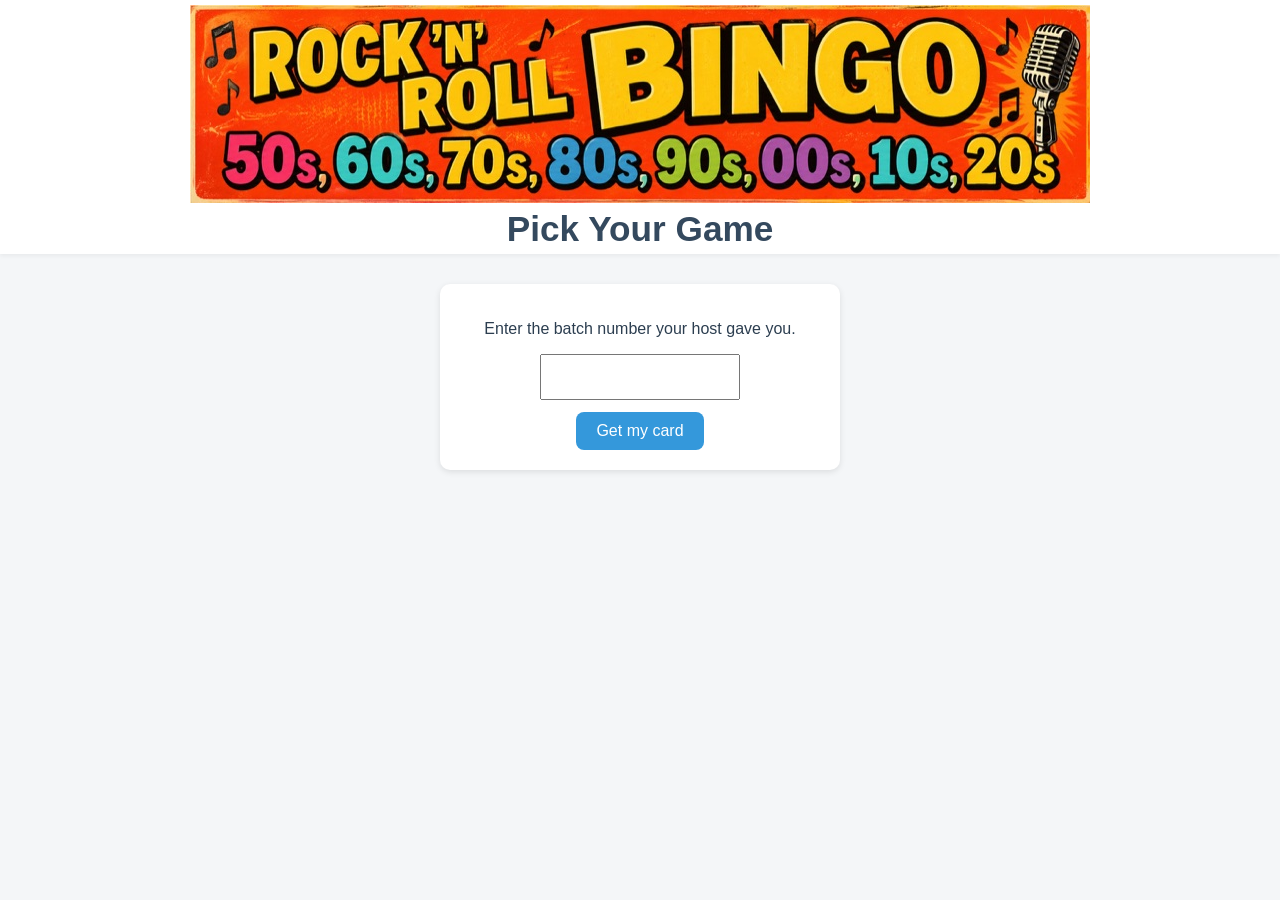
<file: index.html>
<!DOCTYPE html>
<html lang="en">
<head>
  <meta charset="UTF-8">
  <title>Decades Bingo</title>
  <meta name="viewport" content="width=device-width, initial-scale=1">
  <link rel="stylesheet" href="bingoplay.css">
  <!-- Visitor stats (GoatCounter: no cookies, counts visits, country, browser and screen size).
       Loads async; if it can't load, the card works as normal. It skips localhost by itself. -->
  <script data-goatcounter="https://geofffay.goatcounter.com/count" async src="https://gc.zgo.at/count.js"></script>
</head>
<body>
  <div class="header">
    <img id="header-img" alt="">
    <h1>Pick Your Game</h1>
  <div id="controls">
  <div id="decade-buttons"></div>
  <div id="pattern-bar">
    <div class="pattern-title">Playing for</div>
    <div id="pattern-buttons" role="radiogroup" aria-label="Playing for"></div>
    <span class="small">change it when the host announces</span>
  </div>
</div>
  </div>

  <div id="bingo"></div>
  <div id="checksum"></div>
  <div id="win-banner" role="status" aria-live="polite" hidden></div>

  <script src="songs.js"></script>
  <script src="cards.js"></script>
  <script>
    // Phone cards come from the same numbered batch as the printed ones (see cards.js), so the host
    // can check them with "Check a Card". Players open the link the host shares, e.g.
    // index.html?batch=54321 (or index.html?edition=christmas&batch=54321). The phone picks a random
    // page from 51 up (one card per game) and keeps it; &page= picks a specific one. A new batch
    // means a new card and fresh marks. Games are named by id (bingoState_1950s, bingoState_disney...).
    const bingoGrid = document.getElementById("bingo");
    const checksumDisplay = document.getElementById("checksum");
    const allDecades = BATCH_DECADES.map(d => d.id);
    document.title = EDITION.short;
    const headerImg = document.getElementById("header-img");
    headerImg.src = EDITION.header;
    headerImg.alt = EDITION.title;
    document.getElementById("decade-buttons").innerHTML = BATCH_DECADES.map(d =>
      `<button data-decade="${d.id}" onclick="switchDecade('${d.id}')">${d.emoji} GAME ${d.game} : <b>${d.name}</b></button>`).join("");
    let currentDecade = allDecades[0];
    let phoneCard = null; // { batch, page }
    let cards = null;     // the page's cards, one per game in order
    let currentCard = null;
    let tileEls = [];     // the 25 squares on screen, row by row
    let shownWins = 0;    // completed shapes last time we looked, to celebrate only new ones
    const showPattern = renderPatternButtons(document.getElementById("pattern-buttons"), id => {
      localStorage.setItem(`bingoPattern_${currentDecade}`, id);
      shownWins = 0;
      updateWin(true);
    });

    // The pattern this game is being played for (each game remembers its own; "Any line" to start).
    function getPattern(decade) {
      return patternById(localStorage.getItem(`bingoPattern_${decade}`)).id;
    }

    function randomPage() {
      return FIRST_PHONE_PAGE + Math.floor(Math.random() * (LAST_PHONE_PAGE - FIRST_PHONE_PAGE + 1));
    }

    function chooseCard() {
      const params = new URLSearchParams(location.search);
      const urlBatch = Number(params.get("batch"));
      const urlPage = Number(params.get("page"));
      const saved = JSON.parse(localStorage.getItem(editionKey("bingoPhoneCard")));
      const validBatch = Number.isInteger(urlBatch) && urlBatch > 0;
      const validPage = Number.isInteger(urlPage) && urlPage > 0;

      if (!validBatch) return saved; // no batch in the link: carry on with the saved card, if any

      if (saved && saved.batch === urlBatch && (!validPage || saved.page === urlPage)) return saved;
      const card = { batch: urlBatch, page: validPage ? urlPage : randomPage() };
      clearMarks();
      localStorage.setItem(editionKey("bingoPhoneCard"), JSON.stringify(card));
      return card;
    }

    function getMarks(decade) {
      return (JSON.parse(localStorage.getItem(`bingoState_${decade}`)) || {}).marked || [];
    }

    function updateStorage(decade, song, isMarked) {
      const marked = getMarks(decade).filter(s => s !== song);
      if (isMarked) marked.push(song);
      localStorage.setItem(`bingoState_${decade}`, JSON.stringify({ marked }));
    }

    function clearMarks() {
      allDecades.forEach(decade => {
        localStorage.removeItem(`bingoState_${decade}`);
        localStorage.removeItem(`bingoPattern_${decade}`);
      });
    }

    function renderCard(card, marked) {
      bingoGrid.innerHTML = "";
      currentCard = card;
      tileEls = [];
      let index = 0;
      for (let row = 0; row < 5; row++) {
        for (let col = 0; col < 5; col++) {
          const i = row * 5 + col;
          const tile = document.createElement("div");
          tile.className = "tile";
          const isBold = (row + col) % 2 === 0;

          if (i === FREE_SQUARE) {
            tile.innerHTML = `<span class='bold'>${EDITION.free} FREE</span>`;
            tile.classList.add("marked");
          } else {
            const song = card.songs[index++];
            tile.innerHTML = isBold ? `<span class='bold'>${song}</span>` : song;
            if (marked.includes(song)) tile.classList.add("marked");
            tile.onclick = () => {
              tile.classList.toggle("marked");
              updateStorage(currentDecade, song, tile.classList.contains("marked"));
              updateWin(true);
            };
          }
          tileEls.push(tile);
          bingoGrid.appendChild(tile);
        }
      }
      checksumDisplay.innerHTML =
        `<strong>Card ${card.number}</strong> · Batch ${phoneCard.batch} · Checksum ${card.checksum}<br>` +
        `<span class="small">Shout BINGO and give the host your card number.</span>`;
    }

    // Highlights the completed pattern (from the player's own marks, for the pattern they picked) and
    // shows a banner. The host still checks the card against the songs actually played.
    function updateWin(celebrate) {
      const result = checkPattern(currentCard, getMarks(currentDecade), getPattern(currentDecade));
      const winCells = new Set(result.cells);
      tileEls.forEach((tile, i) => tile.classList.toggle("win", winCells.has(i)));

      const banner = document.getElementById("win-banner");
      if (!result.won.length) {
        banner.hidden = true;
        banner.classList.remove("pop");
        shownWins = 0;
        return;
      }
      const detail = ["line", "two-lines"].includes(result.pattern.id) ? ` ${result.won[0]}` : "";
      banner.hidden = false;
      banner.innerHTML = `<strong>${result.pattern.shout}</strong>${detail}<br>Shout it and give the host card <strong>${currentCard.number}</strong>`;
      banner.classList.remove("pop"); // only animate for a newly completed pattern
      if (celebrate && result.won.length > shownWins) {
        void banner.offsetWidth; // restart the animation
        banner.classList.add("pop");
        if (navigator.vibrate) navigator.vibrate([120, 60, 120]);
      }
      shownWins = result.won.length;
    }

    function switchDecade(decade) {
      if (!cards) return;
      currentDecade = decade;
      localStorage.setItem(editionKey("bingoLastDecade"), decade);
      document.body.className = `bg-${decade}`;
      document.querySelectorAll("#decade-buttons button").forEach(b => b.classList.toggle("active", b.dataset.decade === decade));
      showPattern(getPattern(decade));
      renderCard(cards[allDecades.indexOf(decade)], getMarks(decade));
      shownWins = 0;
      updateWin(false);
    }

    function askForBatch() {
      document.getElementById("controls").hidden = true;
      bingoGrid.className = "ask";
      bingoGrid.innerHTML = `
        <form id="batch-form">
          <p>Enter the batch number your host gave you.</p>
          <input type="number" id="batch-input" min="1" inputmode="numeric" required>
          <button type="submit">Get my card</button>
        </form>`;
      document.getElementById("batch-form").addEventListener("submit", (e) => {
        e.preventDefault();
        location.href = editionLink("index.html", { batch: Number(document.getElementById("batch-input").value) });
      });
    }

    window.onload = () => {
      phoneCard = chooseCard();
      if (!phoneCard) { askForBatch(); return; }
      history.replaceState(null, "", editionLink(location.pathname, { batch: phoneCard.batch }));
      cards = cardsForPage(phoneCard.batch, phoneCard.page);
      const last = localStorage.getItem(editionKey("bingoLastDecade"));
      switchDecade(allDecades.includes(last) ? last : allDecades[0]);
    };
  </script>


</body>
</html>
</file>
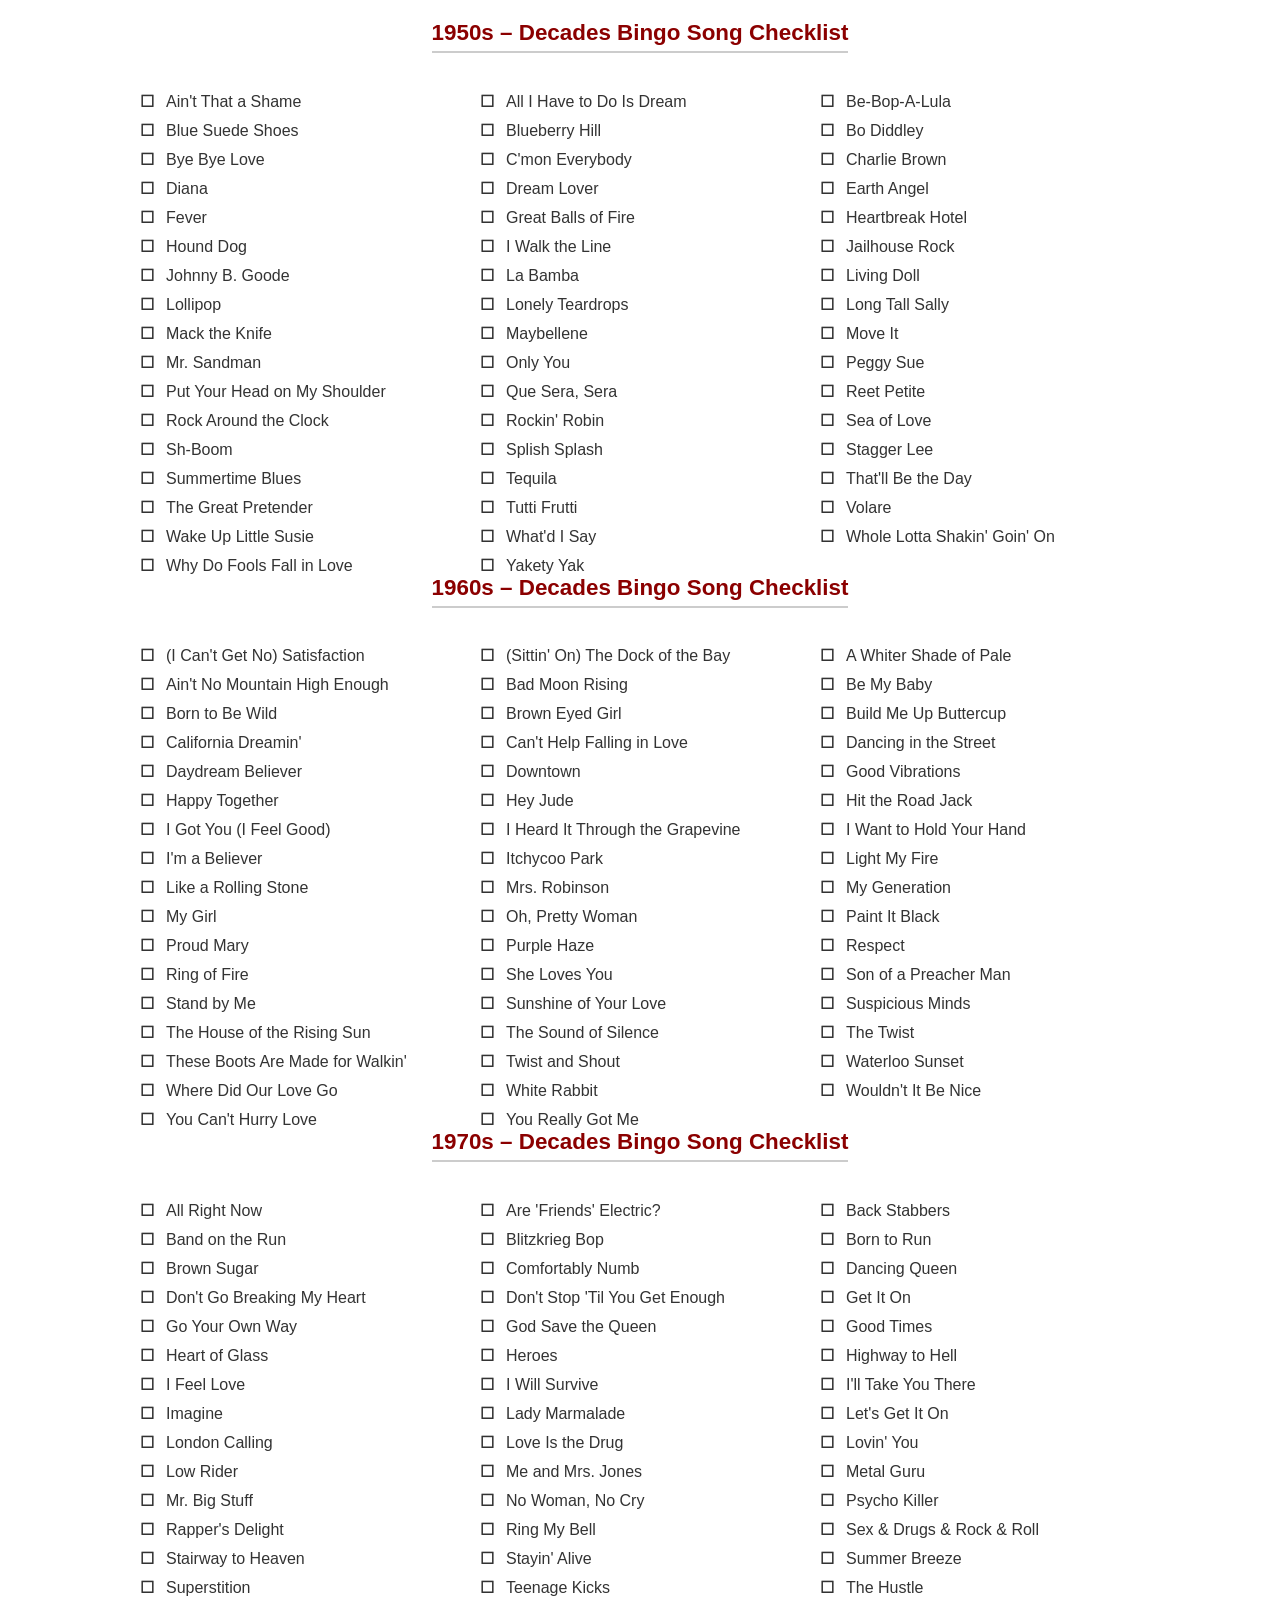
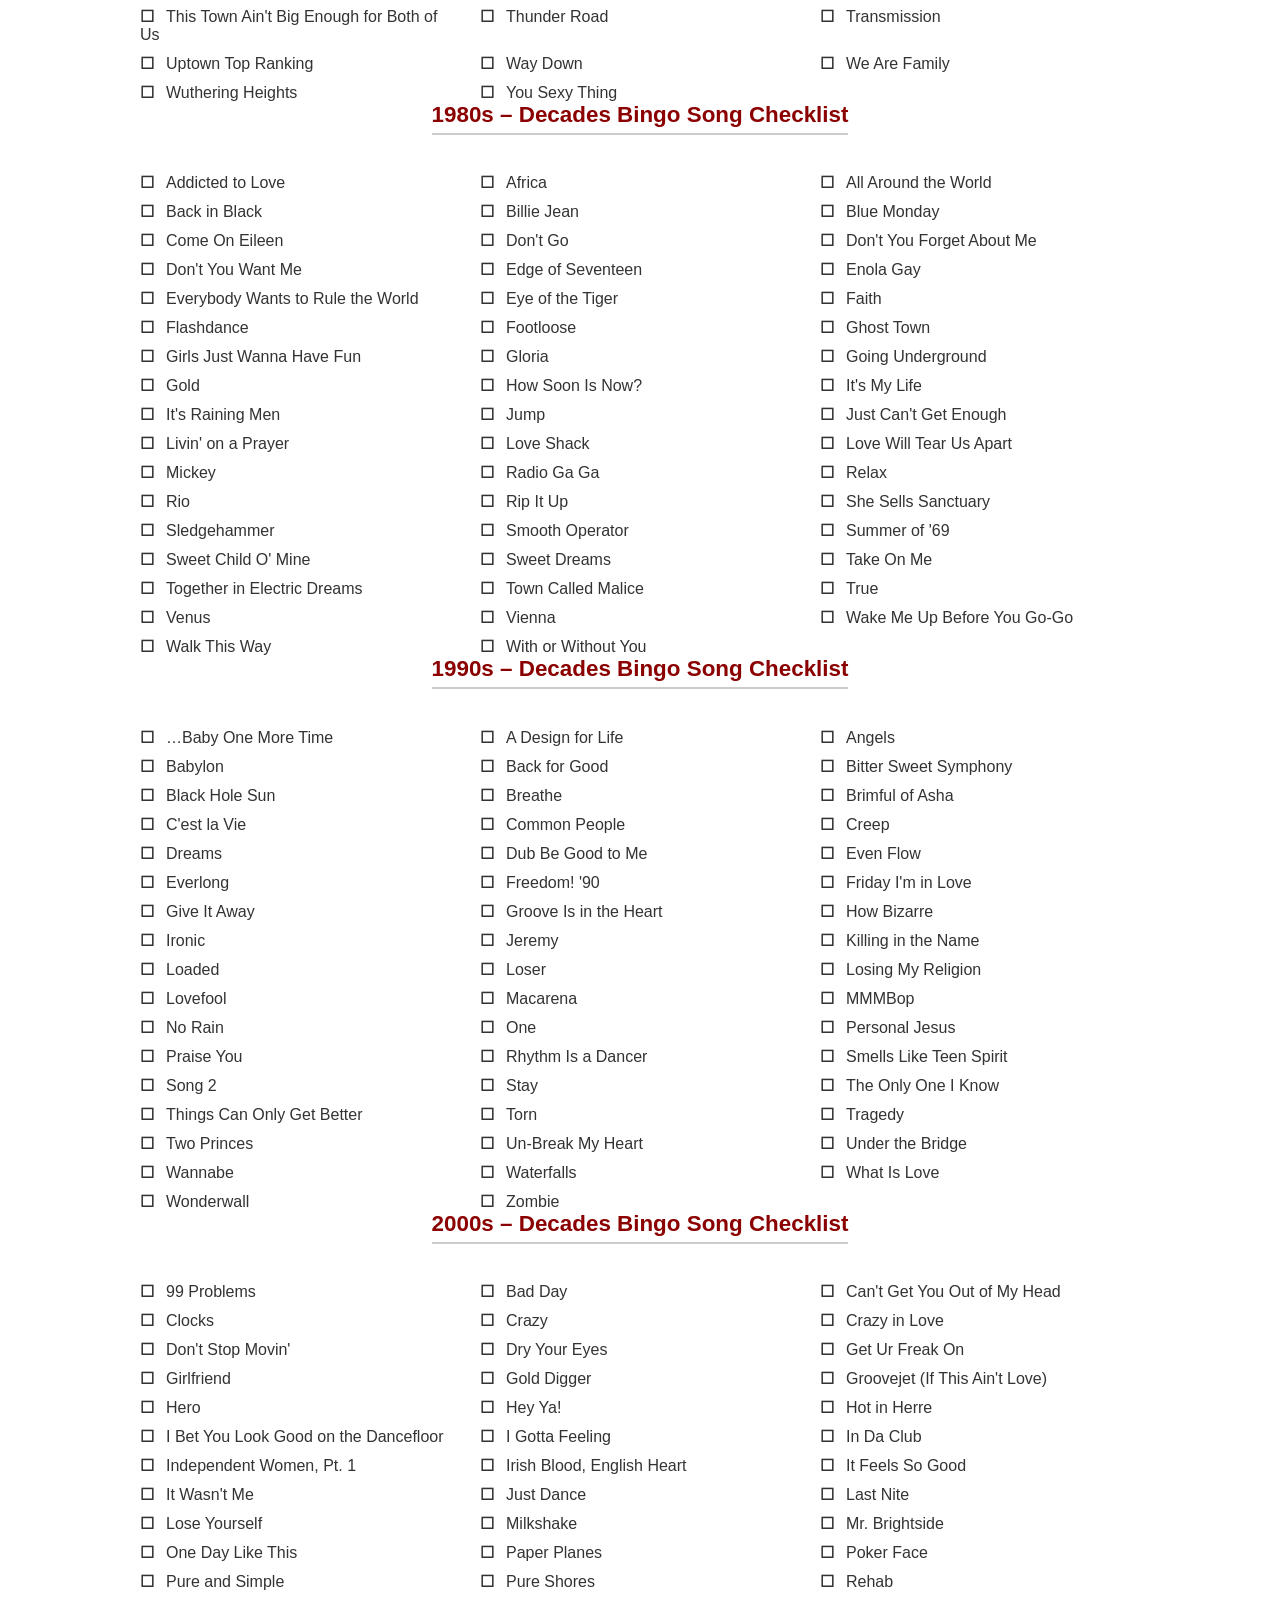
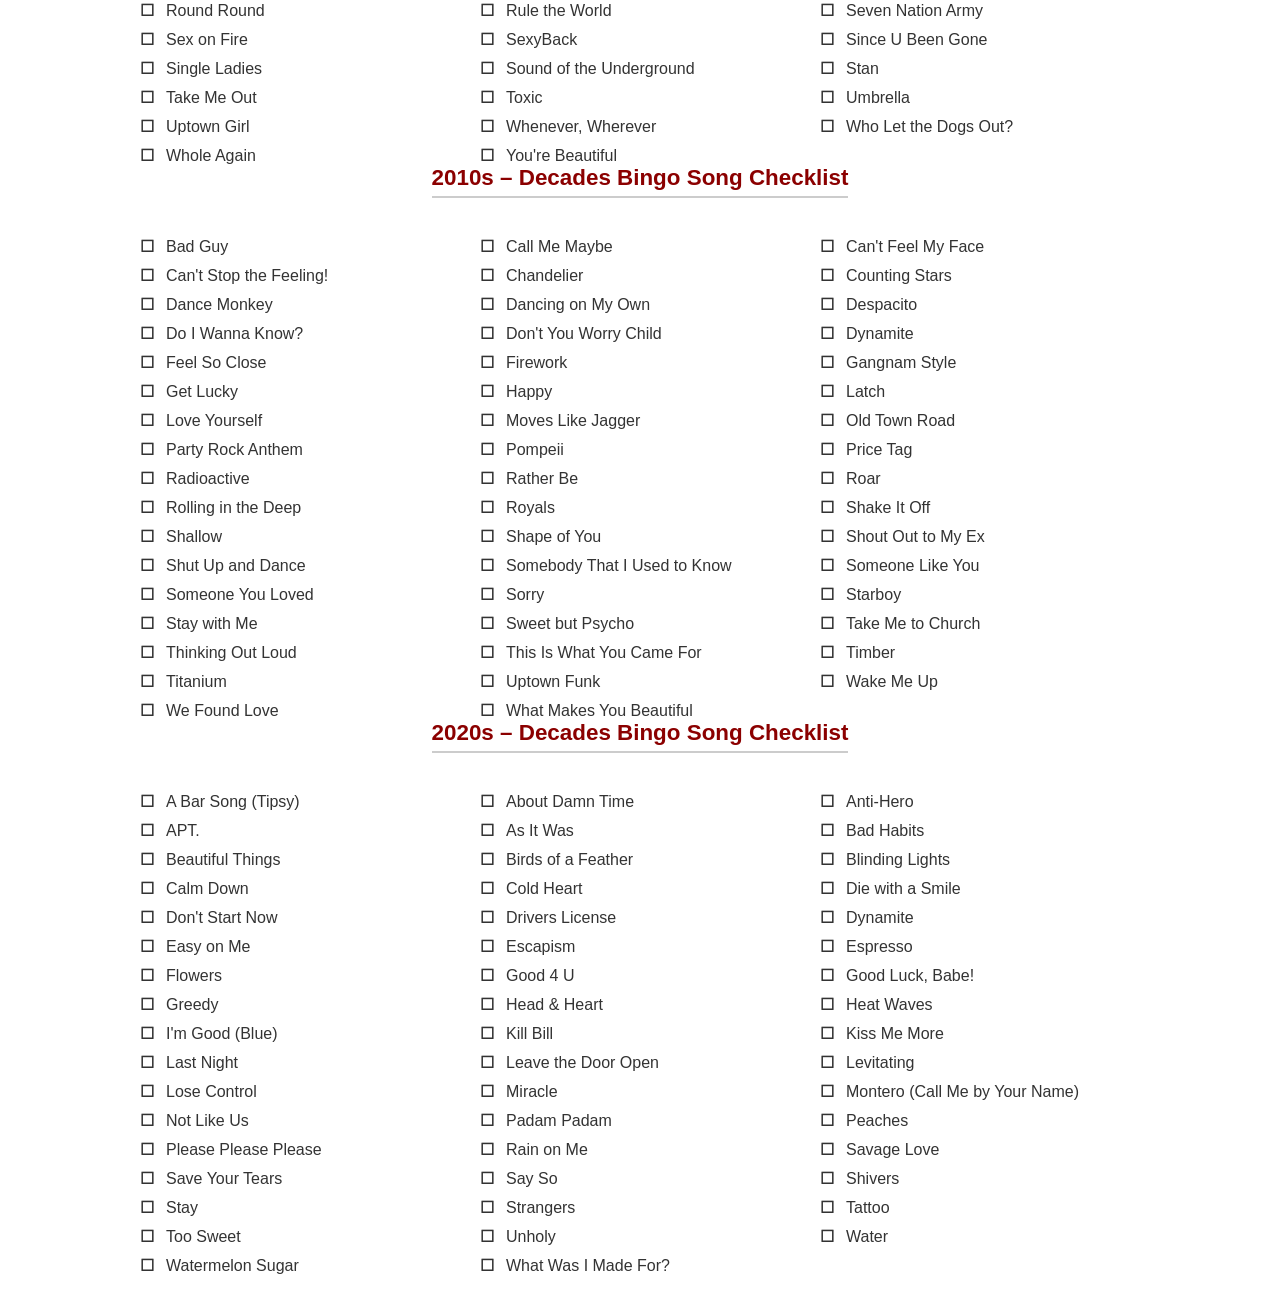
<file: checklist.html>
<!DOCTYPE html>
<html lang="en">
<head>
  <meta charset="UTF-8">
  <title>Bingo Song Checklist</title>
  <style>
    @page {
      size: A4 landscape;
      margin: 10mm;
    }

    body {
      font-family: 'Segoe UI', sans-serif;
      margin: 0;
      padding: 20px;
      background: #fff;
      color: #333;
    }

    h1 {
      text-align: center;
      margin-bottom: 20px;
      font-size: 1.8em;
    }

    h2 {
      margin-top: 0;
      color: #8b0000;
      border-bottom: 2px solid #ccc;
      padding-bottom: 5px;
      font-size: 1.4em;
      text-align: center;
    }

    .decade {
      page-break-after: always;
      display: flex;
      flex-direction: column;
      align-items: center;
    }

    .song-grid {
      display: grid;
      grid-template-columns: repeat(auto-fill, minmax(250px, 1fr));
      gap: 10px 20px;
      width: 100%;
      max-width: 1000px;
      margin-top: 20px;
    }

    .song-item {
      font-size: 1em;
    }

    .checkbox-square {
      font-weight: bold;
      margin-right: 10px;
      display: inline-block;
      width: 1em;
    }

    @media print {
      h1 {
        font-size: 1.5em;
      }

      h2 {
        font-size: 1.3em;
      }

      .song-item {
        font-size: 0.95em;
      }
    }
  </style>
</head>
<body>
  
  <div id="checklist"></div>

  <script src="songs.js"></script>
  <script src="cards.js"></script>
  <script>
    const decades = BATCH_DECADES.map(d => ({ name: d.name, songs: SONGS[d.name].map(s => s.title) }));

    const checklistContainer = document.getElementById("checklist");

    decades.forEach(({ name, songs }) => {
      const section = document.createElement("div");
      section.className = "decade";

      const heading = document.createElement("h2");
      heading.textContent = `${name} – ${EDITION.short} Song Checklist`;
      section.appendChild(heading);

      const grid = document.createElement("div");
      grid.className = "song-grid";

      [...songs].sort((a, b) => a.localeCompare(b)).forEach(song => {
        const item = document.createElement("div");
        item.className = "song-item";
        item.innerHTML = `<span class="checkbox-square">☐</span>${song}`;
        grid.appendChild(item);
      });

      section.appendChild(grid);
      checklistContainer.appendChild(section);
    });
  </script>
</body>
</html>
</file>
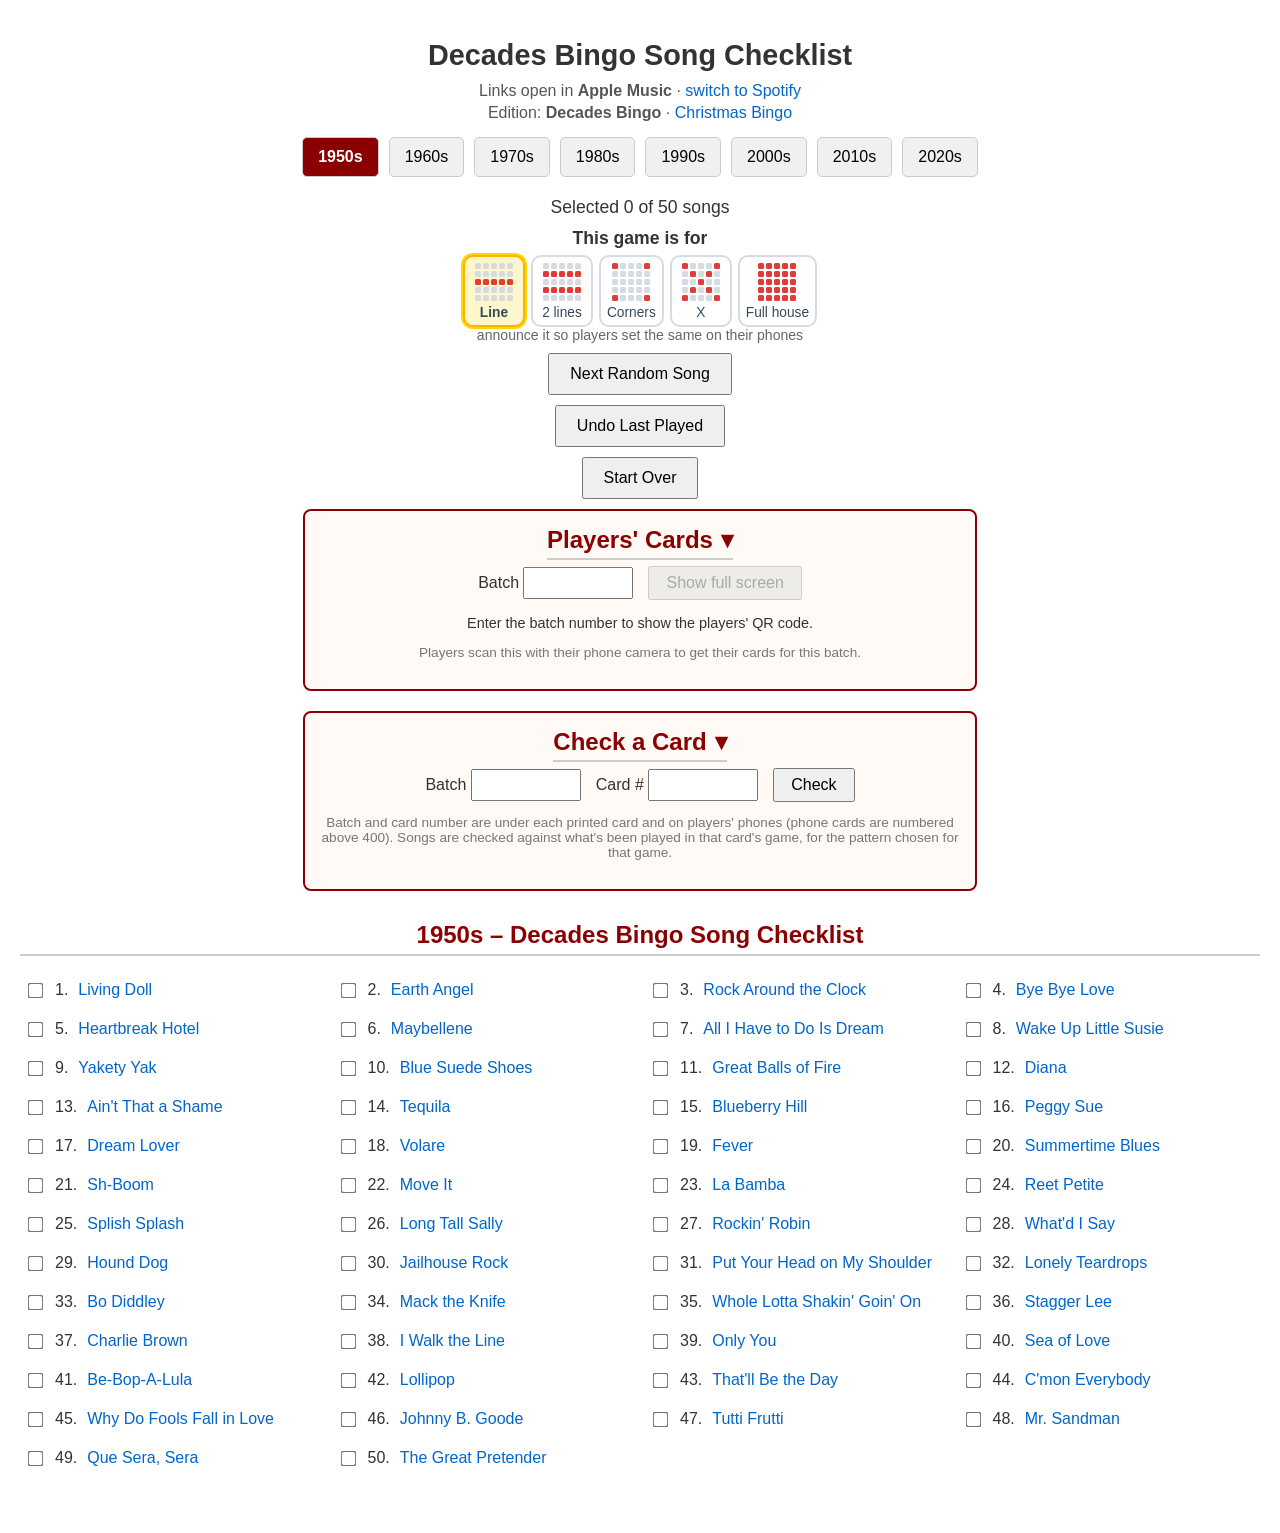
<file: livelist.html>
<!DOCTYPE html>
<html lang="en">
<head>
  <meta charset="UTF-8">
  <title>Decades Bingo Song Checklist</title>
  <meta name="viewport" content="width=device-width, initial-scale=1.0">
  <link rel="stylesheet" href="styleslist.css">
</head>
<body>
  <h1>Decades Bingo Song Checklist</h1>
  <p id="service"></p>
  <p id="edition-switch"></p>
  <div class="decade-buttons" id="decadeSelector"></div>
  <div id="counter"></div>
  <div id="pattern-bar">
    <div class="pattern-title">This game is for</div>
    <div id="pattern-buttons" role="radiogroup" aria-label="This game is for"></div>
    <span class="hint">announce it so players set the same on their phones</span>
  </div>
  <button class="action" onclick="nextRandomSong()">Next Random Song</button>
  <button class="action" onclick="undoLastPlayed()">Undo Last Played</button>
  <button class="action" onclick="resetGame()">Start Over</button>

  <details id="share" class="panel" open>
    <summary><h2>Players' Cards</h2></summary>
    <form id="share-form" onsubmit="return false">
      <label>Batch <input type="number" id="share-batch" min="1" inputmode="numeric"></label>
      <button type="button" id="share-big">Show full screen</button>
    </form>
    <div id="share-qr"></div>
    <p id="share-url"></p>
    <p class="hint" id="share-hint"></p>
  </details>

  <div id="share-overlay" hidden>
    <div class="share-big-title">Scan for your bingo cards</div>
    <div id="share-big-qr"></div>
    <div class="share-big-batch">Batch <strong id="share-big-batch"></strong></div>
    <div class="share-big-url" id="share-big-url"></div>
    <div class="share-big-close">Tap anywhere or press Esc to close</div>
  </div>

  <details id="card-check" class="panel" open>
    <summary><h2>Check a Card</h2></summary>
    <form id="card-check-form">
      <label>Batch <input type="number" id="check-batch" min="1" required></label>
      <label>Card # <input type="number" id="check-card" min="1" required></label>
      <button type="submit">Check</button>
    </form>
    <p class="hint">Batch and card number are under each printed card and on players' phones (phone cards are numbered above <span id="printed-count">400</span>). Songs are checked against what's been played in that card's game, for the pattern chosen for that game.</p>
    <div id="card-check-result"></div>
  </details>
  <div id="checklist"></div>

  <script src="songs.js"></script>
  <script src="cards.js"></script>
  <script src="qr.js"></script>
  <script>
    // Which streaming service the song links open: livelist.html (Apple Music) or
    // livelist.html?service=spotify. Both share the same saved game.
    const SERVICES = { apple: "Apple Music", spotify: "Spotify" };
    const service = new URLSearchParams(location.search).get("service") === "spotify" ? "spotify" : "apple";
    const other = service === "apple" ? "spotify" : "apple";
    document.getElementById("service").innerHTML =
      `Links open in <strong>${SERVICES[service]}</strong> · <a href="${editionLink("livelist.html", other === "spotify" ? { service: "spotify" } : {})}">switch to ${SERVICES[other]}</a>`;
    document.getElementById("edition-switch").innerHTML = editionSwitcher("livelist.html");
    document.title = document.querySelector("h1").textContent = `${EDITION.short} Song Checklist`;
    document.getElementById("printed-count").textContent = CARDS_PER_BATCH;

    const withLinks = name => SONGS[name].map(s => [s.title, s[service]]);
    const decades = BATCH_DECADES.map(d => ({ name: d.name, key: d.key, original: withLinks(d.name) }));

    const checklistContainer = document.getElementById("checklist");
    const counterDisplay = document.getElementById("counter");
    const selectorContainer = document.getElementById("decadeSelector");
    const allSongElements = {};
    let currentDecadeKey = null;

    // Fisher–Yates on a copy: every running order equally likely.
    function shuffle(array) {
      const copy = [...array];
      for (let i = copy.length - 1; i > 0; i--) {
        const j = Math.floor(Math.random() * (i + 1));
        [copy[i], copy[j]] = [copy[j], copy[i]];
      }
      return copy;
    }

    function updateStorage(decadeKey, title, isMarked) {
      const key = `bingoState_${decadeKey}`;
      const saved = JSON.parse(localStorage.getItem(key)) || { songs: [], marked: [] };
      if (isMarked) {
        saved.marked = [...new Set([...(saved.marked || []), title])];
      } else {
        saved.marked = (saved.marked || []).filter(t => t !== title);
      }
      localStorage.setItem(key, JSON.stringify(saved));
    }

    // Which pattern each game is played for, saved with that game ("Any line" until changed).
    function getPattern(decadeKey) {
      const saved = JSON.parse(localStorage.getItem(`bingoState_${decadeKey}`)) || {};
      return patternById(saved.pattern).id;
    }

    const showPattern = renderPatternButtons(document.getElementById("pattern-buttons"), id => {
      const key = `bingoState_${currentDecadeKey}`;
      const saved = JSON.parse(localStorage.getItem(key)) || { songs: [], marked: [] };
      saved.pattern = id;
      localStorage.setItem(key, JSON.stringify(saved));
    });

    function updateCounter() {
      if (!currentDecadeKey) return;
      const marked = document.querySelectorAll(`.decade[data-key="${currentDecadeKey}"] .selected`).length;
      const total = document.querySelectorAll(`.decade[data-key="${currentDecadeKey}"] .song-item`).length;
      counterDisplay.textContent = `Selected ${marked} of ${total} songs`;
      showPattern(getPattern(currentDecadeKey));
    }

    function showPlayed(item, played) {
      item.classList.toggle("selected", played);
      item.querySelector("input").checked = played;
      item.querySelector("a").classList.toggle("disabled-link", played);
    }

    function setPlayed(key, item, played) {
      showPlayed(item, played);
      if (played) item.classList.remove("highlighted");
      updateStorage(key, item.dataset.title, played);
      updateCounter();
    }

    // Un-marks the most recently played song in the decade on screen.
    function undoLastPlayed() {
      if (!currentDecadeKey) return;
      const { marked = [] } = JSON.parse(localStorage.getItem(`bingoState_${currentDecadeKey}`)) || {};
      const last = marked[marked.length - 1];
      if (!last) { alert("Nothing has been played in this game yet."); return; }
      if (!confirm(`Undo "${last}"? It will go back to not played.`)) return;
      const item = allSongElements[currentDecadeKey].find(el => el.dataset.title === last);
      if (item) setPlayed(currentDecadeKey, item, false);
      else updateStorage(currentDecadeKey, last, false);
    }

    // --- Checking a printed card (batch + card number) against the songs played so far ---
    const checkBatch = document.getElementById("check-batch");
    checkBatch.value = localStorage.getItem(editionKey("bingoBatch")) || "";

    document.getElementById("card-check-form").addEventListener("submit", (e) => {
      e.preventDefault();
      const seed = Number(checkBatch.value);
      const number = Number(document.getElementById("check-card").value);
      localStorage.setItem(editionKey("bingoBatch"), seed);
      shareBatch.value = seed;
      showShare();
      const out = document.getElementById("card-check-result");
      if (number > LAST_PHONE_PAGE * GAMES) { out.textContent = `There is no card ${number}.`; return; }
      const card = cardByNumber(seed, number);

      const decadeKey = BATCH_DECADES.find(d => d.name === card.decade).key;
      const { marked = [] } = JSON.parse(localStorage.getItem(`bingoState_${decadeKey}`)) || {};
      const result = checkPattern(card, marked, getPattern(decadeKey));
      const pattern = result.pattern;

      let verdict;
      if (result.won.length) {
        const which = ["line", "two-lines"].includes(pattern.id) ? ` ${result.won.join(", ")}` : "";
        verdict = `<p class="verdict win">${patternIcon(pattern)} ${pattern.shout}${which}</p>`;
      } else {
        verdict = `<p class="verdict no">${patternIcon(pattern)} Not yet for ${pattern.name.toLowerCase()}: still needs ${result.missing} more song${result.missing === 1 ? "" : "s"}.</p>`;
      }

      const winCells = new Set(result.cells);
      const cells = result.grid.map((c, i) => {
        const cls = [c.played ? "played" : "", winCells.has(i) ? "win" : ""].join(" ").trim();
        return c.free ? `<td class="free ${cls}">FREE</td>` : `<td class="${cls}">${c.song}</td>`;
      });
      const rows = [0, 1, 2, 3, 4].map(r => `<tr>${cells.slice(r * 5, r * 5 + 5).join("")}</tr>`).join("");

      out.innerHTML = `
        ${verdict}
        <p>Card ${card.number} (${card.number <= CARDS_PER_BATCH ? "printed" : "phone"}) · Batch ${seed} · <strong>Game ${card.game}: ${card.decade}</strong>, playing for <strong>${pattern.name}</strong> · Checksum ${card.checksum}
           — ask the player to read out their checksum to confirm it's the same card.</p>
        <p>${marked.length} song${marked.length === 1 ? "" : "s"} played so far in the ${card.decade} game.</p>
        <table class="check-grid">${rows}</table>`;
    });

    // --- Players' link: a QR code that opens the phone cards for a batch ---
    // On the live site the link points at the same site; when this page runs on this computer
    // (localhost), phones can't reach it, so the link points at the live GitHub Pages site instead.
    const LIVE_SITE = "https://geoffreyjfay-sudo.github.io/bingoAI/";
    const runningLocally = !/^https?:$/.test(location.protocol) || ["localhost", "127.0.0.1", "[::1]"].includes(location.hostname);
    const siteBase = runningLocally ? LIVE_SITE : new URL(".", location.href).href;
    // Collapsible panels: remember open/closed per panel (bingoPanel_share, bingoPanel_card-check)
    document.querySelectorAll("details.panel").forEach(panel => {
      const key = `bingoPanel_${panel.id}`;
      const saved = localStorage.getItem(key);
      if (saved !== null) panel.open = saved === "open";
      panel.addEventListener("toggle", () => localStorage.setItem(key, panel.open ? "open" : "closed"));
    });

    const shareBatch = document.getElementById("share-batch");
    const shareBig = document.getElementById("share-big");
    const overlay = document.getElementById("share-overlay");
    shareBatch.value = checkBatch.value;
    document.getElementById("share-hint").textContent = runningLocally
      ? "This page is running on your computer, so the code opens the live site (" + LIVE_SITE + ")."
      : "Players scan this with their phone camera to get their cards for this batch.";

    function playersLink() {
      const batch = Number(shareBatch.value);
      return Number.isInteger(batch) && batch > 0 ? siteBase + editionLink("", { batch }) : null;
    }

    function showShare() {
      const link = playersLink();
      shareBig.disabled = !link;
      document.getElementById("share-qr").innerHTML = link ? qrSvg(link, { scale: 6 }) : "";
      document.getElementById("share-url").innerHTML = link
        ? `<a href="${link}" target="_blank">${link}</a>`
        : "Enter the batch number to show the players' QR code.";
    }

    shareBatch.addEventListener("input", () => {
      checkBatch.value = shareBatch.value;
      if (playersLink()) localStorage.setItem(editionKey("bingoBatch"), shareBatch.value);
      showShare();
    });

    // Full-screen QR to show on a big screen or hold up to the room.
    shareBig.addEventListener("click", () => {
      const link = playersLink();
      if (!link) return;
      document.getElementById("share-big-qr").innerHTML = qrSvg(link, { scale: 10 });
      document.getElementById("share-big-batch").textContent = shareBatch.value;
      document.getElementById("share-big-url").textContent = link;
      overlay.hidden = false;
      if (overlay.requestFullscreen) overlay.requestFullscreen().catch(() => {});
    });

    function closeShare() {
      overlay.hidden = true;
      if (document.fullscreenElement) document.exitFullscreen().catch(() => {});
    }
    overlay.addEventListener("click", closeShare);
    document.addEventListener("keydown", e => { if (e.key === "Escape" && !overlay.hidden) closeShare(); });
    document.addEventListener("fullscreenchange", () => { if (!document.fullscreenElement) overlay.hidden = true; });
    showShare();

    function resetGame() {
      if (!confirm(`Start over? This clears the running order and every played song and pattern in all ${GAMES} games of ${EDITION.short}.`)) return;
      decades.forEach(({ key }) => localStorage.removeItem(`bingoState_${key}`));
      location.reload();
    }

    function renderDecade({ name, key, original }, index) {
      // Save only the running order (titles) and marks; links always come from the loaded list, so
      // the Apple Music and Spotify pages can share a game and link edits show up straight away.
      const linkFor = new Map(original);
      const saved = JSON.parse(localStorage.getItem(`bingoState_${key}`));
      // Older saves stored [title, link] pairs: keep just the titles.
      let order = (saved && saved.songs || []).map(s => Array.isArray(s) ? s[0] : s).filter(t => linkFor.has(t));
      if (!order.length) {
        order = shuffle(original).map(([title]) => title);
      } else {
        order.push(...shuffle(original.filter(([title]) => !order.includes(title))).map(([title]) => title));
      }
      const state = { songs: order, marked: (saved && saved.marked) || [], pattern: patternById(saved && saved.pattern).id };
      localStorage.setItem(`bingoState_${key}`, JSON.stringify(state));

      const section = document.createElement("div");
      section.className = "decade";
      section.dataset.key = key;

      const heading = document.createElement("h2");
      heading.textContent = `${name} – ${EDITION.short} Song Checklist`;
      section.appendChild(heading);

      const grid = document.createElement("div");
      grid.className = "song-grid";

      allSongElements[key] = [];

      state.songs.forEach((title, i) => {
        const link = linkFor.get(title);
        const item = document.createElement("div");
        item.className = "song-item";

        item.dataset.title = title;
        item.innerHTML = `
          <label>
            <input type="checkbox">
            <span>${i + 1}. </span>
            <a href="${link}" target="_blank">${title}</a>
          </label>
        `;

        const checkbox = item.querySelector("input[type='checkbox']");
        const anchor = item.querySelector("a");
        showPlayed(item, state.marked.includes(title));

        // Ticking (or opening the link) marks the song played; unticking asks first, then un-marks it.
        checkbox.addEventListener("change", () => {
          if (checkbox.checked) {
            setPlayed(key, item, true);
          } else if (confirm(`Mark "${title}" as not played?`)) {
            setPlayed(key, item, false);
          } else {
            checkbox.checked = true;
          }
        });
        anchor.addEventListener("click", () => setPlayed(key, item, true));

        grid.appendChild(item);
        allSongElements[key].push(item);
      });

      section.appendChild(grid);
      checklistContainer.appendChild(section);

      const button = document.createElement("button");
      button.textContent = name;
      button.addEventListener("click", () => {
        document.querySelectorAll(".decade").forEach(d => d.classList.remove("active"));
        document.querySelectorAll(".decade-buttons button").forEach(b => b.classList.remove("active"));
        section.classList.add("active");
        button.classList.add("active");
        currentDecadeKey = key;
        updateCounter();
      });

      if (index === 0) {
        section.classList.add("active");
        button.classList.add("active");
        currentDecadeKey = key;
      }

      selectorContainer.appendChild(button);
    }

    function nextRandomSong() {
      if (!currentDecadeKey) return;
      const unselected = allSongElements[currentDecadeKey].filter(el => !el.classList.contains("selected"));
      allSongElements[currentDecadeKey].forEach(el => el.classList.remove("highlighted"));

      if (unselected.length > 0) {
        const next = unselected[Math.floor(Math.random() * unselected.length)];
        next.classList.add("highlighted");
        next.scrollIntoView({ behavior: "smooth", block: "center" });
      }
    }

    // A saved game carries on automatically; "Start Over" begins a new one.
    window.onload = () => {
      decades.forEach(renderDecade);
      updateCounter();
    };
  </script>
</body>
</html>
</file>
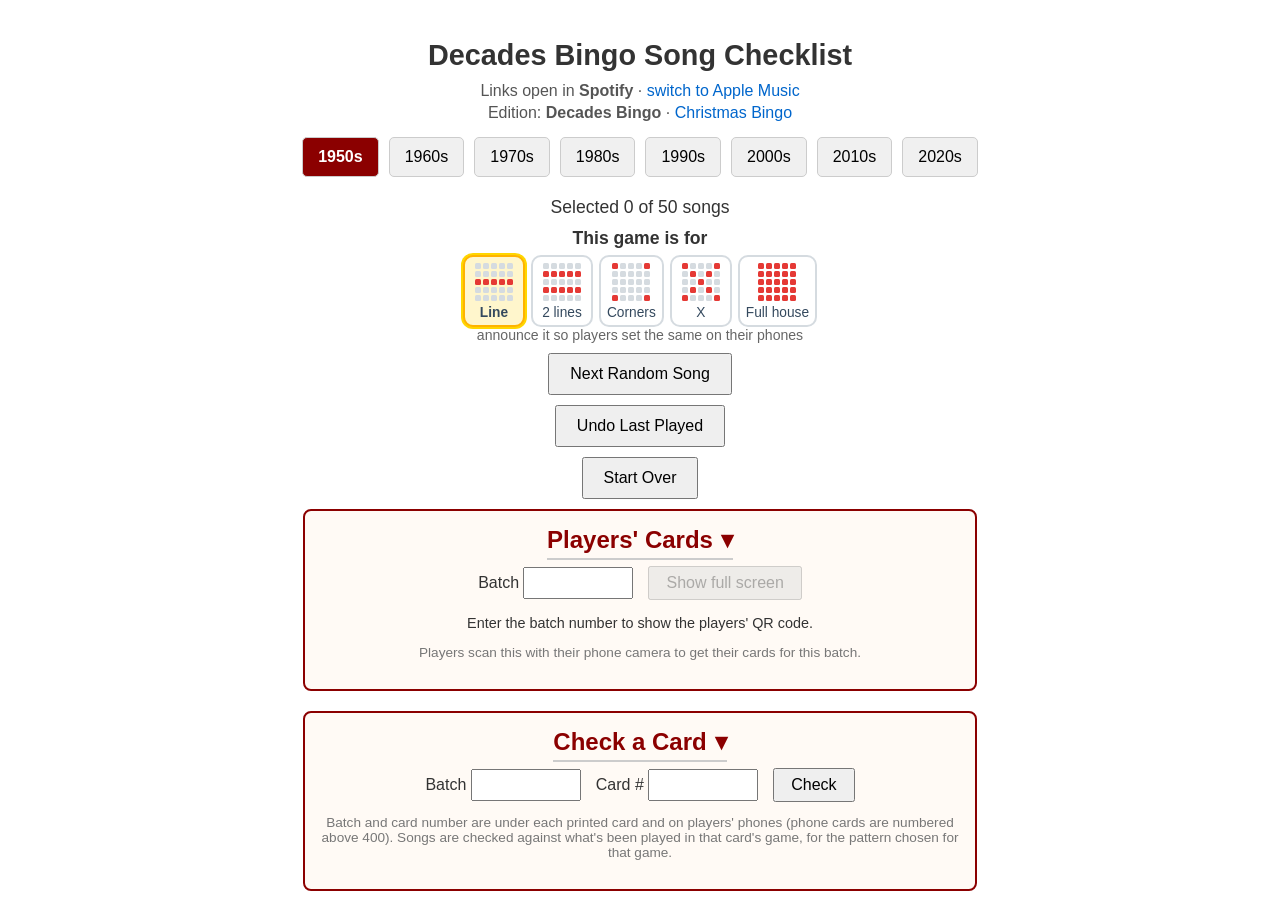
<file: livelist_spot.html>
<!DOCTYPE html>
<html lang="en">
<head>
  <meta charset="UTF-8">
  <title>Decades Bingo Song Checklist (Spotify)</title>
  <meta http-equiv="refresh" content="0; url=livelist.html?service=spotify">
</head>
<body>
  <p>Moved to <a href="livelist.html?service=spotify">livelist.html?service=spotify</a>.</p>
</body>
</html>
</file>
<file: bingoplay.css>
body {
  /* The phone's own font (San Francisco on iPhone, Roboto on Android): nothing to download */
  font-family: -apple-system, BlinkMacSystemFont, 'Segoe UI', Roboto, 'Helvetica Neue', Arial, sans-serif;
  background-color: #f4f6f8;
  color: #2c3e50;
  margin: 0;
  padding: 0;
  transition: background 0.5s ease;
}

.header {
  text-align: center;
  padding: 5px 5px;
  background-color: #ffffff;
  box-shadow: 0 2px 4px rgba(0,0,0,0.05);
}

.header img {
  max-width: 100%;
  height: auto;
  margin-bottom: 2px;
}

h1 {
  font-size: 2.2em;
  margin: 0;
  color: #34495e;
}

#controls {
  text-align: center;
  margin: 10px 0;
}

#controls button {
  background-color: #3498db;
  color: white;
  border: none;
  border-radius: 8px;
  padding: 12px 20px;
  margin: 1px;
  font-size: 1em;
  transition: background-color 0.3s ease;
}

#controls button:hover {
  background-color: #2980b9;
}

#bingo {
  display: grid;
  /* minmax(0, 1fr): columns stay equal and inside the screen even when a word is longer than the column */
  grid-template-columns: repeat(5, minmax(0, 1fr));
  gap: 10px;
  max-width: 600px;
  margin: 30px auto;
  padding: 0 10px;
}

.tile {
  background-color: #ffffff;
  border-radius: 10px;
  box-shadow: 0 2px 6px rgba(0,0,0,0.1);
  padding: 15px;
  min-height: 70px;
  /* One grid column that can shrink to the square's width, so long words wrap/hyphenate inside it */
  display: grid;
  grid-template-columns: minmax(0, 1fr);
  align-items: center;
  font-size: 1em;
  text-align: center;
  min-width: 0;
  overflow-wrap: break-word;
  -webkit-hyphens: auto; /* iPhone Safari */
  hyphens: auto; /* long words split with a hyphen instead of spilling out of the square */
  cursor: pointer;
  transition: transform 0.2s ease, background-color 0.3s ease;
}

.tile:hover {
  transform: scale(1.05);
}

.marked {
  background-color: #e74c3c;
  color: white;
  text-decoration: line-through;
}

.bold {
  font-weight: 600;
}

#checksum {
  text-align: center;
  font-size: 1em;
  margin: 20px 0;
  color: #fff;
}

/* Decade Backgrounds */
body.bg-1950s {
  background: linear-gradient(135deg, #e53935, #1e88e5);
}

body.bg-1960s {
  background: linear-gradient(135deg, #ffb300, #43a047);
}

body.bg-1970s {
  background: linear-gradient(135deg, #f39c12, #d35400);
}

body.bg-1980s {
  background: linear-gradient(135deg, #9b59b6, #e91e63);
}

body.bg-1990s {
  background: linear-gradient(135deg, #34495e, #2ecc71);
}

body.bg-2000s {
  background: linear-gradient(135deg, #ecf0f1, #bdc3c7);
}

body.bg-2010s {
  background: linear-gradient(135deg, #00bcd4, #3f51b5);
}

body.bg-2020s {
  background: linear-gradient(135deg, #212121, #7b1fa2);
}

/* 1950s: Diner Red */
body.bg-1950s .marked {
  background-color: #c62828;
  color: #fff;
}

/* 1960s: Flower-Power Green */
body.bg-1960s .marked {
  background-color: #2e7d32;
  color: #fff;
}

/* 1970s: Deep Teal */
body.bg-1970s .marked {
  background-color: #006d6d;
  color: #fff;
}

/* 1980s: Lime Green */
body.bg-1980s .marked {
  background-color: #32cd32;
  color: #fff;
}

/* 1990s: Coral */
body.bg-1990s .marked {
  background-color: #ff6f61;
  color: #fff;
}

/* 2000s: Warm Rose */
body.bg-2000s .marked {
  background-color: #c94c4c;
  color: #fff;
}

/* 2010s: Electric Blue */
body.bg-2010s .marked {
  background-color: #1565c0;
  color: #fff;
}

/* 2020s: Neon Magenta */
body.bg-2020s .marked {
  background-color: #d81b60;
  color: #fff;
}

.marked {
  box-shadow: 0 0 8px rgba(0,0,0,0.2);
  border: 2px solid rgba(255,255,255,0.3);
}
/* Base button style */
#decade-buttons button {
  color: white;
  border: none;
  border-radius: 8px;
  padding: 12px 20px;
  margin: 8px;
  font-size: 1em;
  cursor: pointer;
  transition: background-color 0.3s ease;
}

/* One colour per game */
#decade-buttons button[data-decade="1950s"] { background-color: #c62828; }
#decade-buttons button[data-decade="1950s"]:hover { background-color: #e53935; }
#decade-buttons button[data-decade="1960s"] { background-color: #2e7d32; }
#decade-buttons button[data-decade="1960s"]:hover { background-color: #43a047; }
#decade-buttons button[data-decade="1970s"] { background-color: #d35400; }
#decade-buttons button[data-decade="1970s"]:hover { background-color: #e67e22; }
#decade-buttons button[data-decade="1980s"] { background-color: #8e2de2; }
#decade-buttons button[data-decade="1980s"]:hover { background-color: #a569bd; }
#decade-buttons button[data-decade="1990s"] { background-color: #2c3e50; }
#decade-buttons button[data-decade="1990s"]:hover { background-color: #34495e; }
#decade-buttons button[data-decade="2000s"] { background-color: #95a5a6; }
#decade-buttons button[data-decade="2000s"]:hover { background-color: #bdc3c7; }
#decade-buttons button[data-decade="2010s"] { background-color: #3f51b5; }
#decade-buttons button[data-decade="2010s"]:hover { background-color: #5c6bc0; }
#decade-buttons button[data-decade="2020s"] { background-color: #7b1fa2; }
#decade-buttons button[data-decade="2020s"]:hover { background-color: #9c27b0; }

/* The game on screen */
#decade-buttons button.active {
  outline: 3px solid #ffd600;
  outline-offset: 1px;
}

/* Eight games: a tidy grid, two columns on phones */
#decade-buttons {
  display: grid;
  grid-template-columns: repeat(4, auto);
  justify-content: center;
}

@media (max-width: 600px) {
  #decade-buttons {
    grid-template-columns: 1fr 1fr;
    gap: 6px;
    padding: 0 8px;
  }
  #decade-buttons button {
    margin: 0;
    padding: 9px 6px;
    font-size: 0.9em;
  }
}

/* "Playing for" pattern picker */
#pattern-bar {
  margin-top: 10px;
  font-size: 1em;
  color: #34495e;
}

#pattern-bar .pattern-title {
  font-weight: 600;
  margin-bottom: 6px;
}

/* Pattern buttons: a mini card showing the squares needed, the one in play highlighted */
#pattern-buttons {
  display: flex;
  justify-content: center;
  flex-wrap: wrap;
  gap: 6px;
}

#pattern-buttons button {
  display: flex;
  flex-direction: column;
  align-items: center;
  gap: 4px;
  min-width: 62px;
  margin: 0;
  padding: 6px 6px 5px;
  border: 2px solid #d5dbe0;
  border-radius: 10px;
  background: #fff;
  color: #34495e;
  font-size: 0.78em;
  cursor: pointer;
}

#pattern-buttons button:hover {
  background: #f4f6f8;
}

#pattern-buttons button.active {
  border-color: #ffb300;
  background: #fff6cc;
  box-shadow: 0 0 0 2px #ffd600;
  font-weight: 700;
}

.pattern-icon {
  display: inline-grid;
  grid-template-columns: repeat(5, 6px);
  gap: 2px;
  vertical-align: middle;
}

.pattern-icon i {
  width: 6px;
  height: 6px;
  border-radius: 1.5px;
  background: #d5dbe0;
}

.pattern-icon i.on {
  background: #e53935;
}

#pattern-bar .small {
  display: block;
  font-size: 0.8em;
  opacity: 0.7;
  margin-top: 2px;
}

#checksum .small {
  font-size: 0.85em;
  opacity: 0.85;
}

/* Batch number form, shown when the page is opened without ?batch= */
#bingo.ask {
  display: block;
  max-width: 360px;
  text-align: center;
  background: #fff;
  border-radius: 10px;
  padding: 20px;
  box-shadow: 0 2px 6px rgba(0,0,0,0.1);
}

#batch-form input {
  font-size: 1.4em;
  width: 8em;
  padding: 8px;
  text-align: center;
}

#batch-form button {
  display: block;
  margin: 12px auto 0;
  padding: 10px 20px;
  font-size: 1em;
  border: none;
  border-radius: 8px;
  background: #3498db;
  color: #fff;
  cursor: pointer;
}

/* Phones: smaller squares and text so five columns fit; no grow-on-hover (touch screens). */
@media (max-width: 500px) {
  #bingo {
    gap: 5px;
    margin: 16px auto;
    padding: 0 6px;
  }

  .tile {
    padding: 6px 3px;
    min-height: 60px;
    font-size: 0.75em;
    line-height: 1.15;
    border-radius: 7px;
  }

  .tile:hover {
    transform: none;
  }
}

@media (max-width: 350px) {
  .tile {
    font-size: 0.68em;
    padding: 5px 2px;
  }
}

@media (hover: none) {
  .tile:hover {
    transform: none;
  }
}

/* Squares in a completed line */
.tile.win {
  outline: 3px solid #ffd600;
  outline-offset: -3px;
  box-shadow: 0 0 12px rgba(255, 214, 0, 0.9);
}

/* BINGO banner: pinned to the bottom of the screen so it's seen while tapping squares */
#win-banner {
  position: fixed;
  left: 50%;
  bottom: 12px;
  transform: translateX(-50%);
  width: min(92vw, 520px);
  box-sizing: border-box;
  padding: 12px 16px;
  border-radius: 12px;
  background: #ffd600;
  color: #222;
  text-align: center;
  font-size: 1.05em;
  line-height: 1.35;
  box-shadow: 0 6px 20px rgba(0, 0, 0, 0.35);
  z-index: 20;
}

#win-banner strong:first-child {
  font-size: 1.6em;
  letter-spacing: 0.04em;
}

#win-banner.pop {
  animation: win-pop 0.6s ease-out;
}

@keyframes win-pop {
  0%   { transform: translateX(-50%) scale(0.6); opacity: 0; }
  60%  { transform: translateX(-50%) scale(1.08); opacity: 1; }
  100% { transform: translateX(-50%) scale(1); }
}

/* Leave room below the card so the banner doesn't cover the card number */
body {
  padding-bottom: 110px;
}

@media (prefers-reduced-motion: reduce) {
  #win-banner.pop {
    animation: none;
  }
}

/* Small phones: keep the five pattern buttons on one row */
@media (max-width: 360px) {
  #pattern-buttons {
    gap: 4px;
  }
  #pattern-buttons button {
    min-width: 52px;
    padding: 5px 3px 4px;
    font-size: 0.7em;
  }
}

/* ---- Christmas edition (index.html?edition=christmas): one colour scheme per game ---- */
body.bg-xmas-hits { background: linear-gradient(135deg, #b71c1c, #1b5e20); }
body.bg-disney    { background: linear-gradient(135deg, #1a237e, #8e24aa); }
body.bg-tv        { background: linear-gradient(135deg, #00838f, #283593); }
body.bg-movies    { background: linear-gradient(135deg, #212121, #b8860b); }
body.bg-musicals  { background: linear-gradient(135deg, #880e4f, #f57c00); }
body.bg-party     { background: linear-gradient(135deg, #e91e63, #00bcd4); }

body.bg-xmas-hits .marked { background-color: #c62828; color: #fff; }
body.bg-disney .marked    { background-color: #5e35b1; color: #fff; }
body.bg-tv .marked        { background-color: #00838f; color: #fff; }
body.bg-movies .marked    { background-color: #b8860b; color: #fff; }
body.bg-musicals .marked  { background-color: #ad1457; color: #fff; }
body.bg-party .marked     { background-color: #e91e63; color: #fff; }

#decade-buttons button[data-decade="xmas-hits"] { background-color: #c62828; }
#decade-buttons button[data-decade="xmas-hits"]:hover { background-color: #e53935; }
#decade-buttons button[data-decade="disney"] { background-color: #5e35b1; }
#decade-buttons button[data-decade="disney"]:hover { background-color: #7e57c2; }
#decade-buttons button[data-decade="tv"] { background-color: #00838f; }
#decade-buttons button[data-decade="tv"]:hover { background-color: #0097a7; }
#decade-buttons button[data-decade="movies"] { background-color: #424242; }
#decade-buttons button[data-decade="movies"]:hover { background-color: #616161; }
#decade-buttons button[data-decade="musicals"] { background-color: #ad1457; }
#decade-buttons button[data-decade="musicals"]:hover { background-color: #c2185b; }
#decade-buttons button[data-decade="party"] { background-color: #e65100; }
#decade-buttons button[data-decade="party"]:hover { background-color: #f57c00; }

/* Six games: three columns on a big screen */
.edition-christmas #decade-buttons {
  grid-template-columns: repeat(3, auto);
}

@media (max-width: 600px) {
  .edition-christmas #decade-buttons {
    grid-template-columns: 1fr 1fr;
  }
}
</file>
<file: styleslist.css>
body {
  font-family: 'Segoe UI', sans-serif;
  margin: 0;
  padding: 20px;
  background: #fff;
  color: #333;
}

h1 {
  text-align: center;
  margin-bottom: 10px;
  font-size: 1.8em;
}

.decade-buttons {
  display: flex;
  flex-wrap: wrap;
  justify-content: center;
  gap: 10px;
  margin-bottom: 20px;
}

.decade-buttons button {
  padding: 10px 15px;
  font-size: 1em;
  cursor: pointer;
  border: 1px solid #ccc;
  background: #f0f0f0;
  border-radius: 5px;
}

.decade-buttons button.active {
  background: #8b0000;
  color: #fff;
  font-weight: bold;
}

h2 {
  color: #8b0000;
  border-bottom: 2px solid #ccc;
  padding-bottom: 5px;
  text-align: center;
}

.decade {
  margin-bottom: 40px;
  display: none;
}

.decade.active {
  display: block;
}

.song-grid {
  display: grid;
  grid-template-columns: repeat(auto-fill, minmax(250px, 1fr));
  gap: 10px;
  margin-top: 20px;
}

.song-item {
  padding: 5px;
  border-radius: 5px;
}

.song-item label {
  display: flex;
  align-items: center;
  gap: 10px;
  cursor: pointer;
  font-size: 1em;
}

.song-item input[type="checkbox"] {
  transform: scale(1.2);
  cursor: pointer;
}

/* Played songs stay clickable so the checkbox can be unticked; only the link is locked (.disabled-link). */
.selected {
  background: #ddd;
  color: #999;
}

.highlighted {
  background: #ffffcc;
  border: 2px solid #ff9900;
}

.disabled-link {
  pointer-events: none;
  color: #999;
  text-decoration: line-through;
}

a {
  text-decoration: none;
  color: #0066cc;
}

a:hover {
  text-decoration: underline;
}

button.action {
  margin: 10px auto;
  display: block;
  padding: 10px 20px;
  font-size: 1em;
  cursor: pointer;
}

#counter {
  text-align: center;
  font-size: 1.1em;
  margin-bottom: 10px;
}

@media (max-width: 600px) {
  .song-grid {
    grid-template-columns: 1fr;
  }

  .decade-buttons {
    flex-direction: column;
    align-items: center;
  }

  .decade-buttons button {
    width: 80%;
  }
}

#service, #edition-switch {
  text-align: center;
  margin: 0 0 15px;
  color: #555;
}

#service {
  margin-bottom: 4px;
}

/* Christmas edition: a festive heading */
.edition-christmas h1 {
  color: #b71c1c;
}

.edition-christmas h1::before { content: "🎄 "; }
.edition-christmas h1::after { content: " 🎅"; }

/* Check a Card */
#card-check {
  max-width: 640px;
  margin: 10px auto 30px;
  padding: 15px;
  border: 2px solid #8b0000;
  border-radius: 8px;
  background: #fffaf5;
}

#card-check h2 {
  margin-top: 0;
}

#card-check form {
  display: flex;
  flex-wrap: wrap;
  justify-content: center;
  align-items: center;
  gap: 10px 15px;
}

#card-check input {
  width: 6em;
  padding: 5px;
  font-size: 1em;
}

#card-check button {
  padding: 6px 16px;
  font-size: 1em;
  cursor: pointer;
}

#card-check .hint {
  text-align: center;
  font-size: 0.85em;
  color: #777;
}

.verdict {
  text-align: center;
  font-size: 1.4em;
  font-weight: bold;
  margin: 10px 0;
}

.verdict.win {
  color: #1b7f2a;
}

.verdict.no {
  color: #8b0000;
}

.check-grid {
  width: 100%;
  border-collapse: collapse;
  table-layout: fixed;
}

.check-grid td {
  border: 1px solid #999;
  padding: 6px 4px;
  height: 50px;
  text-align: center;
  font-size: 0.85em;
  hyphens: auto;
  overflow-wrap: break-word;
}

@media (max-width: 600px) {
  .check-grid td {
    font-size: 0.7em;
    padding: 4px 2px;
    height: 44px;
  }
}

.check-grid td.played {
  background: #2e7d32;
  color: #fff;
  font-weight: bold;
}

/* Pattern this game is played for */
#pattern-bar {
  text-align: center;
  font-size: 1.1em;
  margin-bottom: 10px;
}

#pattern-bar .pattern-title {
  font-weight: 600;
  margin-bottom: 6px;
}

/* Pattern buttons: a mini card showing the squares needed, the one in play highlighted */
#pattern-buttons {
  display: flex;
  justify-content: center;
  flex-wrap: wrap;
  gap: 6px;
}

#pattern-buttons button {
  display: flex;
  flex-direction: column;
  align-items: center;
  gap: 4px;
  min-width: 62px;
  margin: 0;
  padding: 6px 6px 5px;
  border: 2px solid #d5dbe0;
  border-radius: 10px;
  background: #fff;
  color: #34495e;
  font-size: 0.78em;
  cursor: pointer;
}

#pattern-buttons button:hover {
  background: #f4f6f8;
}

#pattern-buttons button.active {
  border-color: #ffb300;
  background: #fff6cc;
  box-shadow: 0 0 0 2px #ffd600;
  font-weight: 700;
}

.pattern-icon {
  display: inline-grid;
  grid-template-columns: repeat(5, 6px);
  gap: 2px;
  vertical-align: middle;
}

.pattern-icon i {
  width: 6px;
  height: 6px;
  border-radius: 1.5px;
  background: #d5dbe0;
}

.pattern-icon i.on {
  background: #e53935;
}

#pattern-bar .hint {
  display: block;
  font-size: 0.8em;
  color: #666;
}

/* Squares in the completed pattern */
.check-grid td.win {
  outline: 3px solid #ffd600;
  outline-offset: -3px;
}

/* Players' Cards: QR code for the phone cards of a batch */
#share {
  max-width: 640px;
  margin: 10px auto 20px;
  padding: 15px;
  border: 2px solid #8b0000;
  border-radius: 8px;
  background: #fffaf5;
  text-align: center;
}

#share h2 {
  margin-top: 0;
}

#share form {
  display: flex;
  flex-wrap: wrap;
  justify-content: center;
  align-items: center;
  gap: 10px 15px;
}

#share input {
  width: 6em;
  padding: 5px;
  font-size: 1em;
}

#share button {
  padding: 6px 16px;
  font-size: 1em;
  cursor: pointer;
}

#share-qr svg {
  display: block;
  margin: 12px auto 4px;
  width: 220px;
  height: auto;
}

#share-url {
  word-break: break-all;
  font-size: 0.9em;
}

#share .hint {
  font-size: 0.85em;
  color: #777;
}

/* Full-screen version */
#share-overlay {
  position: fixed;
  inset: 0;
  z-index: 100;
  display: flex;
  flex-direction: column;
  align-items: center;
  justify-content: center;
  gap: 1.5vh;
  background: #fff;
  color: #222;
  text-align: center;
  cursor: pointer;
}

#share-overlay[hidden] {
  display: none;
}

#share-big-qr svg {
  display: block;
  width: min(68vh, 90vw);
  height: auto;
}

.share-big-title {
  font-size: clamp(1.6em, 5vh, 3.2em);
  font-weight: bold;
}

.share-big-batch {
  font-size: clamp(1.3em, 4vh, 2.4em);
}

.share-big-url {
  font-size: clamp(0.9em, 2vh, 1.2em);
  color: #555;
  word-break: break-all;
  padding: 0 10px;
}

.share-big-close {
  font-size: 0.9em;
  color: #999;
}

/* Collapsible panels (Players' Cards, Check a Card): click the heading to open or close */
details.panel > summary {
  list-style: none;
  cursor: pointer;
  user-select: none;
}

details.panel > summary::-webkit-details-marker {
  display: none;
}

details.panel > summary h2 {
  display: inline;
  margin: 0;
}

details.panel > summary h2::after {
  content: "▾";
  display: inline-block;
  margin-left: 8px;
  color: #8b0000;
  transition: transform 0.2s ease;
}

details.panel:not([open]) > summary h2::after {
  transform: rotate(-90deg);
}

details.panel[open] > summary {
  margin-bottom: 12px;
}

#card-check > summary {
  text-align: center;
}
</file>
